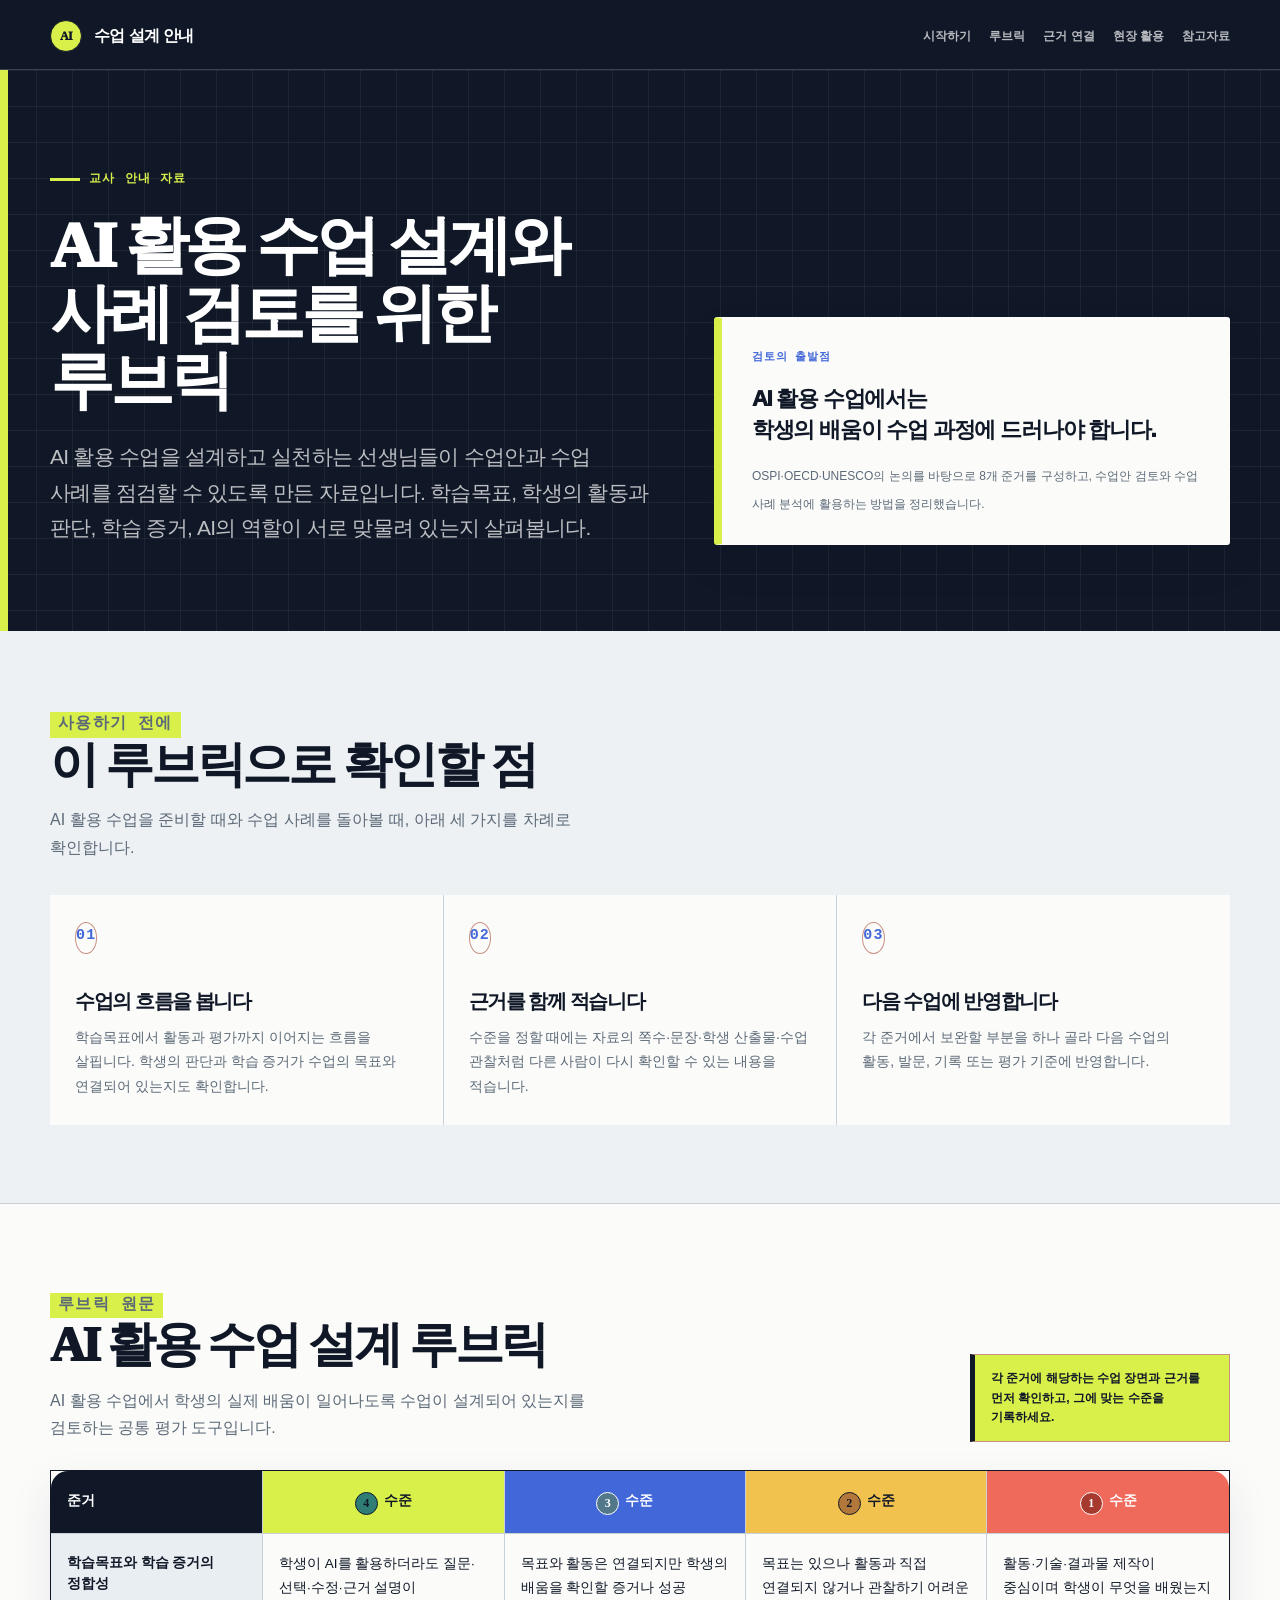
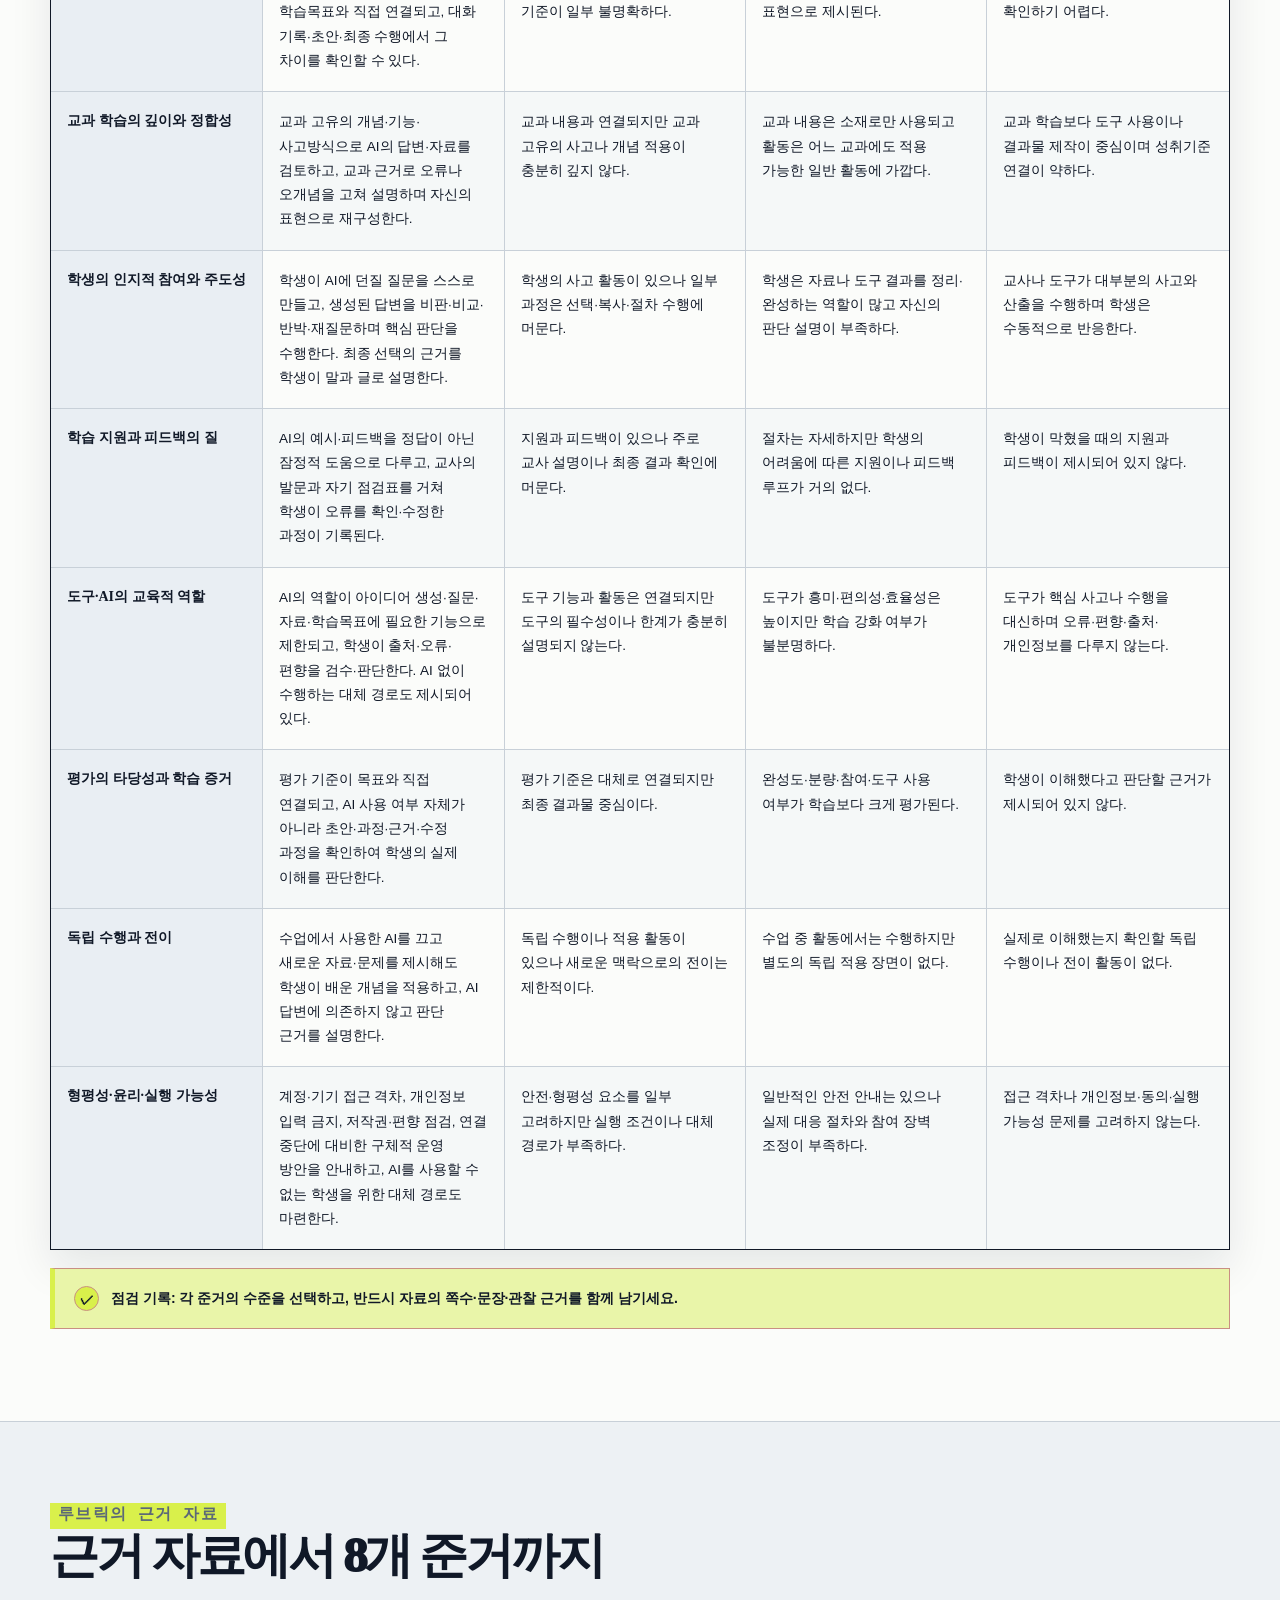
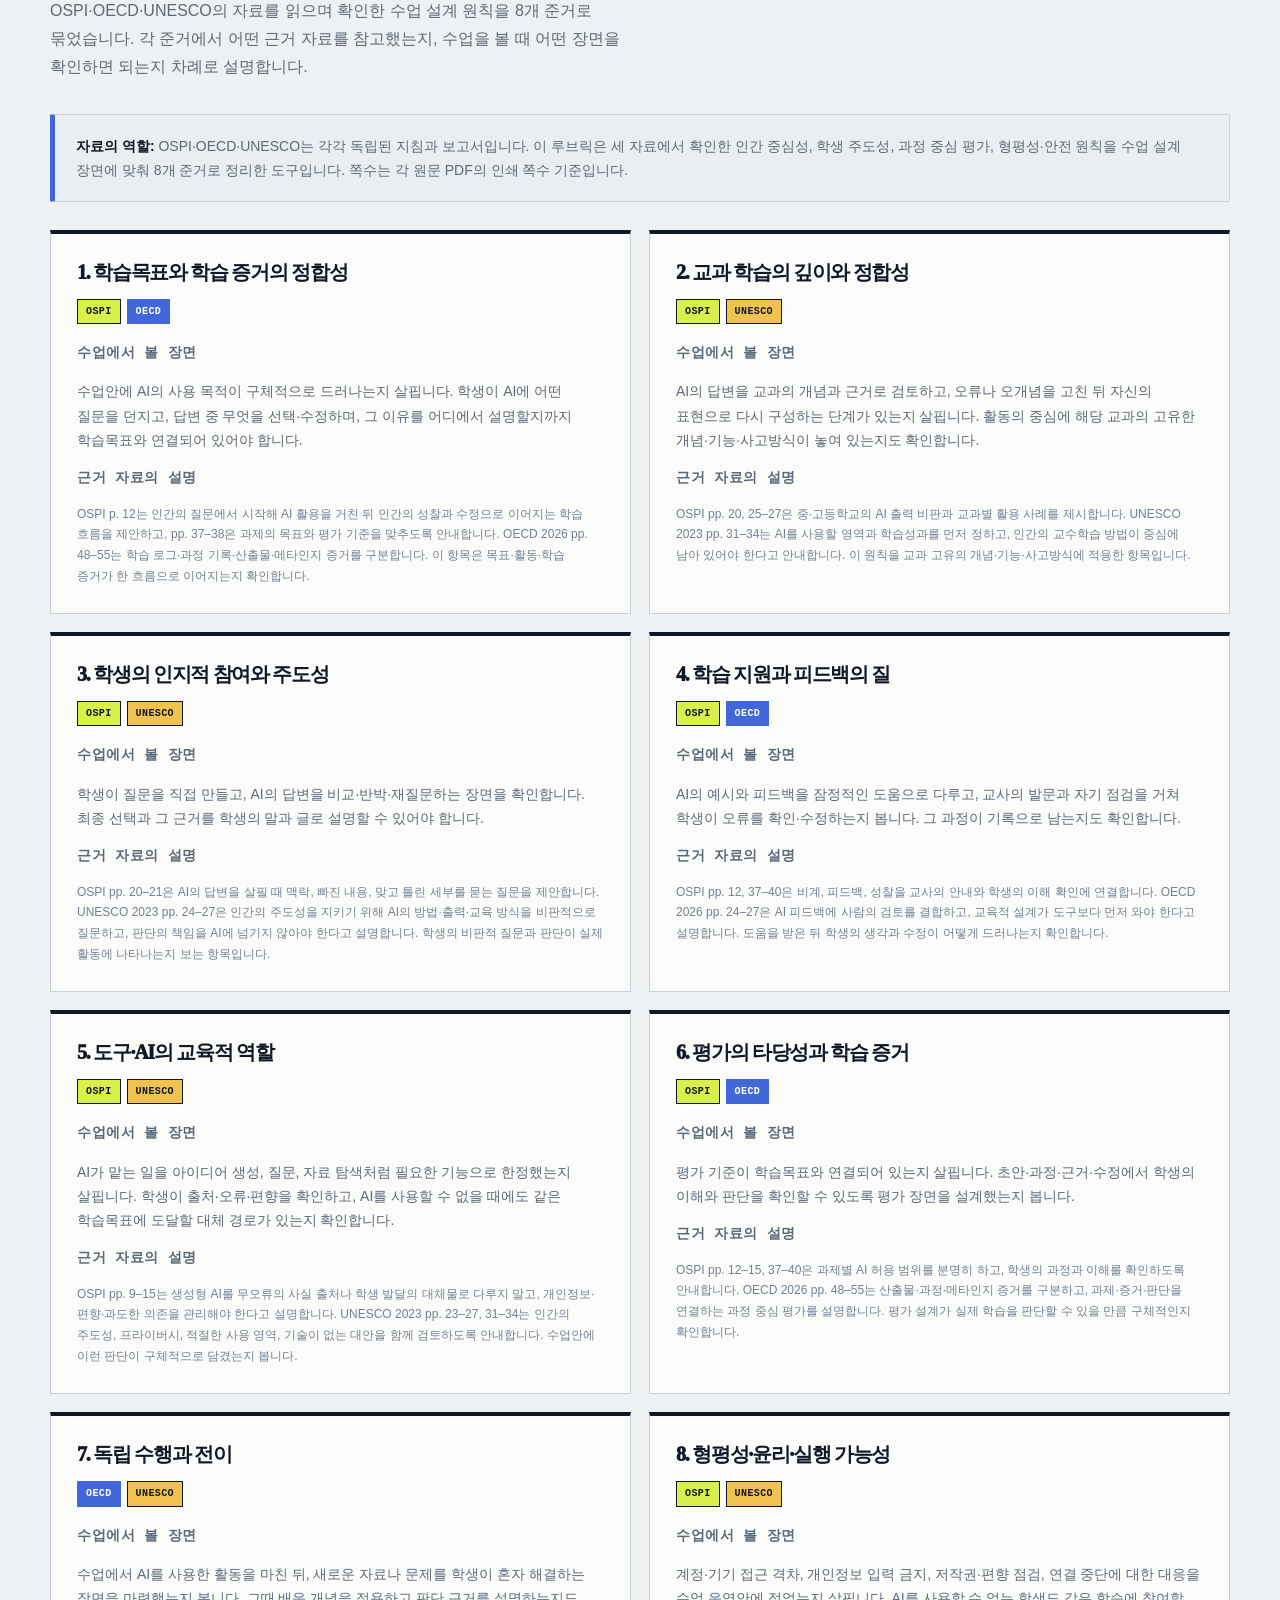
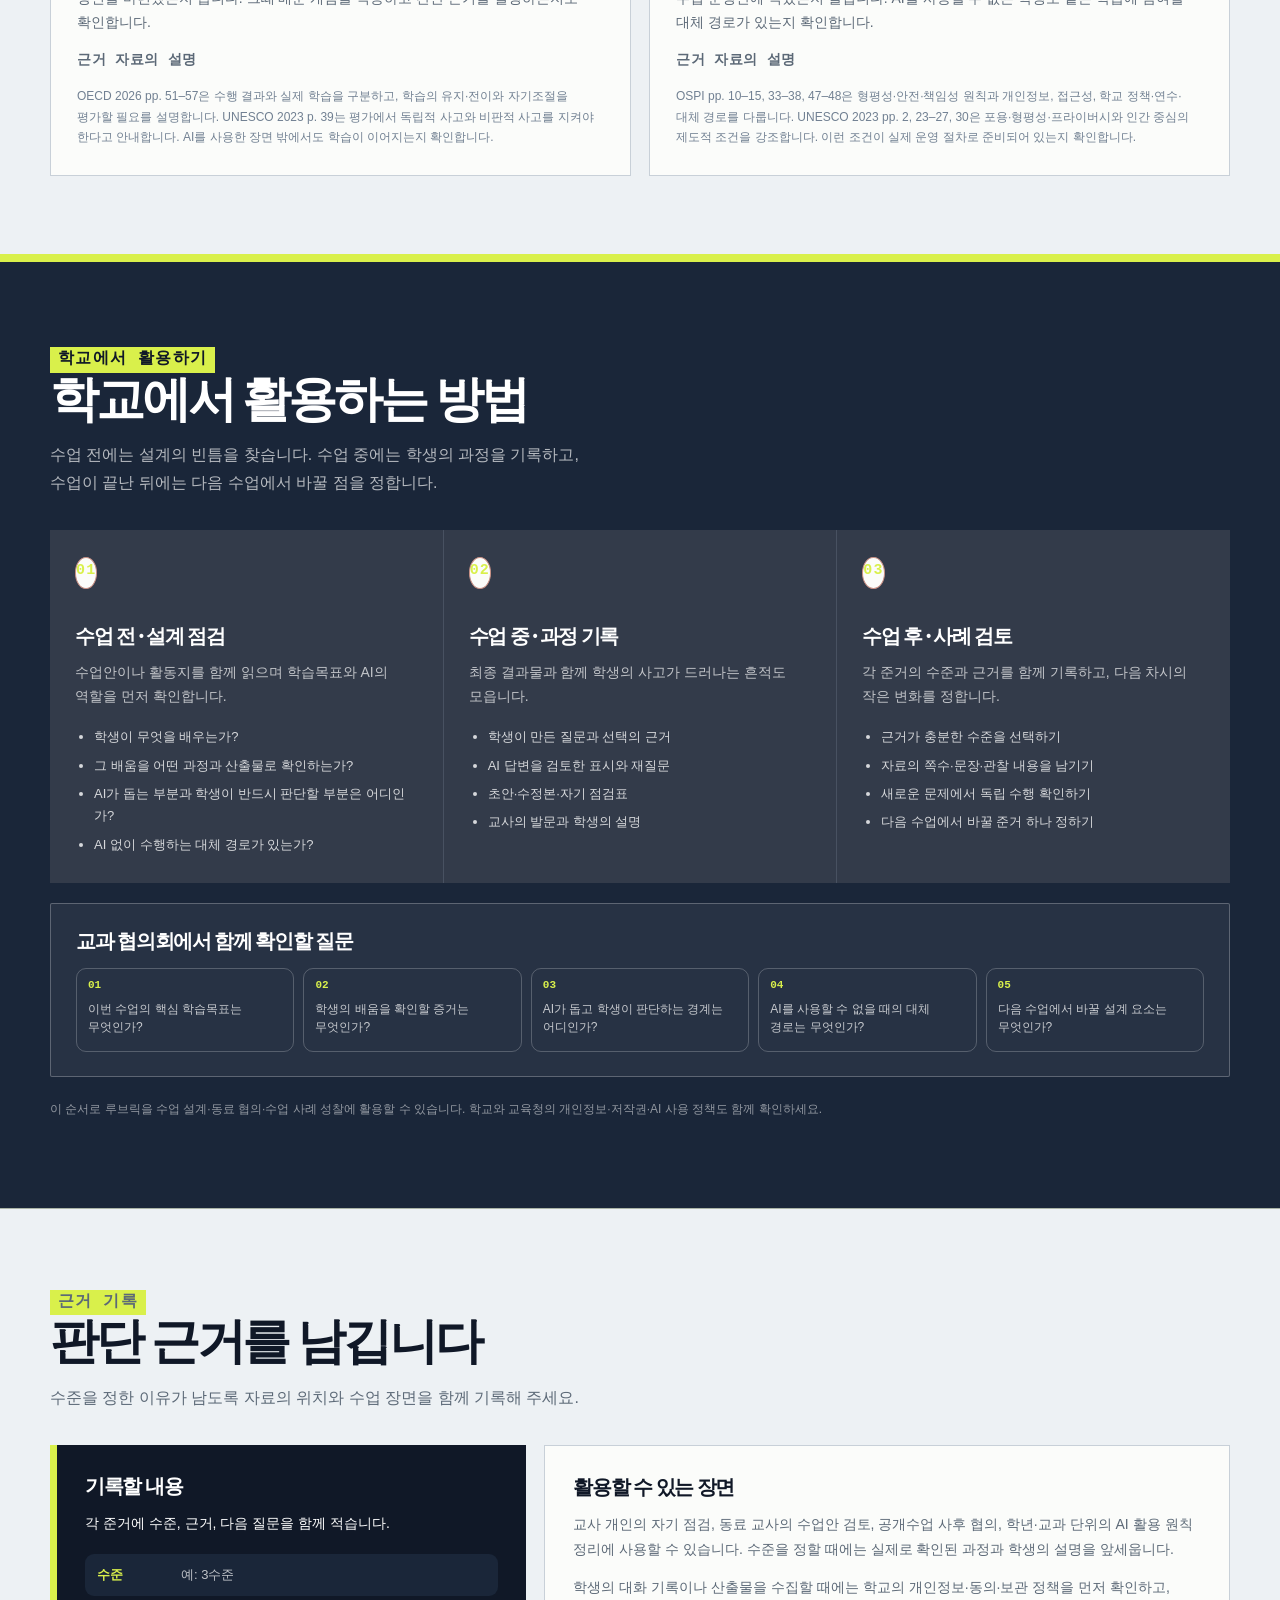
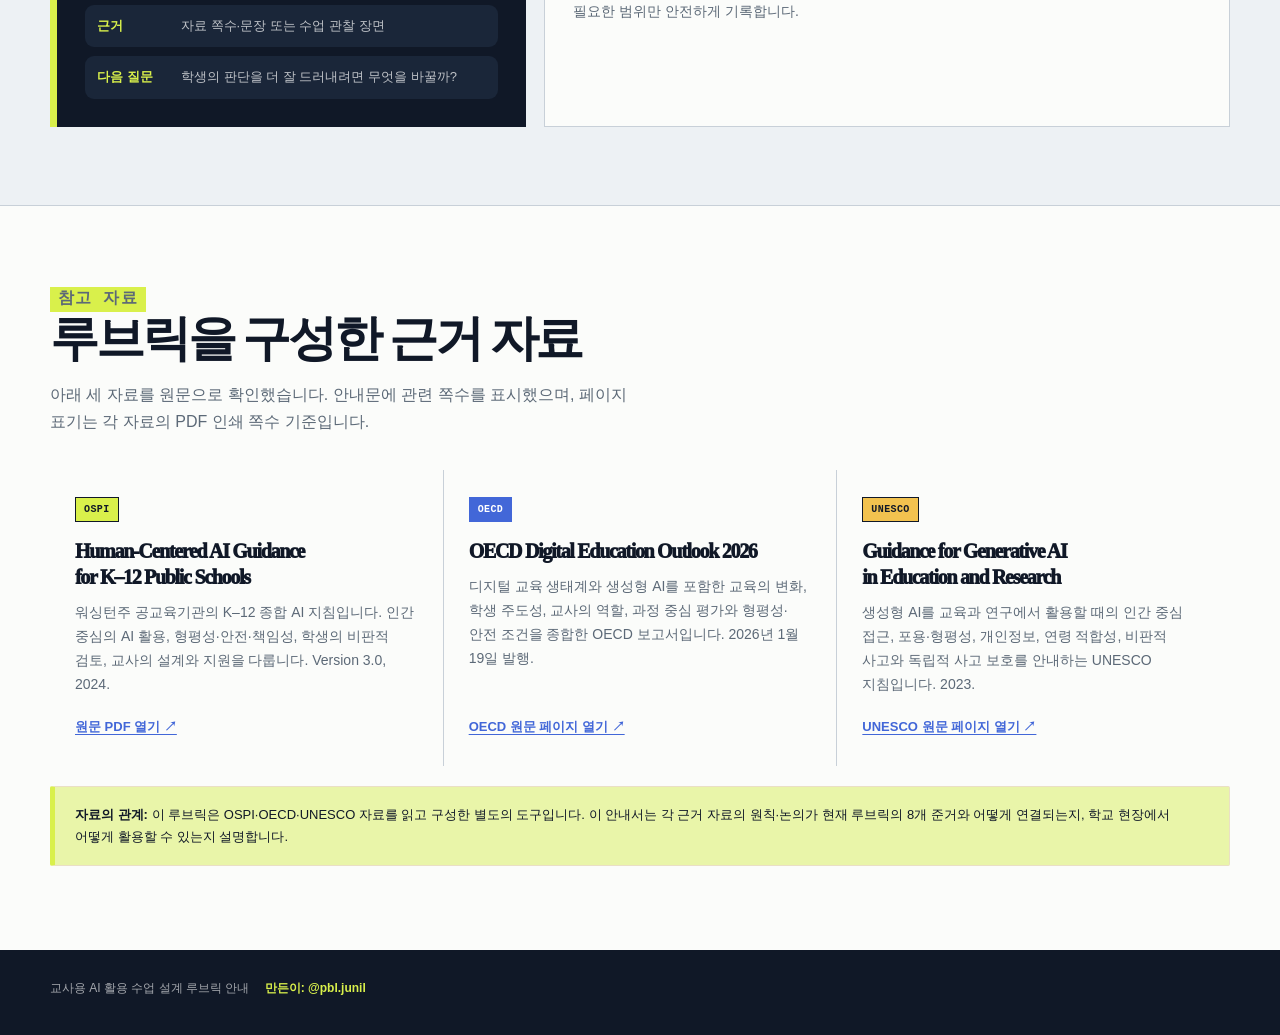
<file: materials/rubric.html>
<!doctype html>
<html lang="ko">
<head>
  <meta charset="utf-8">
  <meta name="viewport" content="width=device-width, initial-scale=1">
  <meta name="description" content="AI 활용 수업 설계와 사례 검토를 위한 루브릭을 교사에게 소개하고, OSPI·OECD·UNESCO 근거 자료와 학교 현장 활용 방법을 안내하는 문서">
  <title>AI 활용 수업 설계와 사례 검토를 위한 루브릭 | 교사용 안내</title>
  <link rel="icon" href="data:,">
  <style>
    :root {
      --paper: #eef1ee;
      --paper-deep: #e2e7e0;
      --paper-card: #f7f9f6;
      --ink: #1e2a44;
      --ink-soft: #47536a;
      --ink-faint: #7c879a;
      --line: #c7cec6;
      --line-strong: #aab3a6;
      --navy: #1e2a44;
      --teal: #2f7d75;
      --teal-soft: #e5efeb;
      --blue-soft: #e7edf1;
      --amber: #a7672a;
      --amber-soft: #f4eadb;
      --coral: #a63a2f;
      --coral-soft: #f1e0da;
      --seal: #a63a2f;
      --seal-soft: #f1e0da;
      --seal-line: #c98f83;
      --shadow: 0 12px 26px rgba(30, 42, 68, 0.05);
      --radius-lg: 2px;
      --radius-md: 2px;
      --radius-sm: 2px;
    }

    * { box-sizing: border-box; }
    html { scroll-behavior: smooth; }
    body {
      margin: 0;
      color: var(--ink);
      background:
        linear-gradient(180deg, rgba(255, 255, 255, 0.3), transparent 32rem),
        var(--paper);
      font-family: "Pretendard", "Noto Sans KR", "Apple SD Gothic Neo", Arial, sans-serif;
      font-size: 16px;
      line-height: 1.75;
      -webkit-font-smoothing: antialiased;
    }
    a { color: var(--teal); text-underline-offset: 3px; }
    a:hover { color: var(--seal); }
    .page { overflow: hidden; }
    .container { width: min(1160px, calc(100% - 40px)); margin: 0 auto; }

    .topbar {
      border-top: 3px double var(--ink);
      border-bottom: 1px solid var(--line-strong);
      background: rgba(238, 241, 238, 0.94);
      backdrop-filter: blur(8px);
      position: sticky;
      top: 0;
      z-index: 10;
    }
    .topbar-inner {
      min-height: 64px;
      display: flex;
      align-items: center;
      justify-content: space-between;
      gap: 20px;
    }
    .brand {
      display: inline-flex;
      align-items: center;
      gap: 10px;
      color: var(--ink);
      font-weight: 800;
      text-decoration: none;
      letter-spacing: -0.02em;
      white-space: nowrap;
    }
    .brand-mark {
      width: 32px;
      height: 32px;
      display: grid;
      place-items: center;
      color: #fff;
      border: 1px solid var(--ink);
      border-radius: 50%;
      background: var(--ink);
      font-family: "Noto Serif KR", "Batang", serif;
      font-size: 12px;
      box-shadow: none;
    }
    .nav {
      display: flex;
      align-items: center;
      gap: 18px;
      font-size: 13px;
      font-weight: 700;
    }
    .nav a {
      color: var(--muted);
      text-decoration: none;
    }
    .nav a:hover { color: var(--seal); }

    .hero { padding: 82px 0 68px; }
    .hero-grid {
      display: grid;
      grid-template-columns: minmax(0, 1.18fr) minmax(300px, 0.82fr);
      align-items: end;
      gap: 48px;
    }
    .eyebrow {
      display: inline-flex;
      align-items: center;
      gap: 8px;
      margin: 0 0 18px;
      color: var(--seal);
      font-size: 13px;
      font-weight: 800;
      letter-spacing: 0.13em;
      text-transform: uppercase;
    }
    .eyebrow::before {
      content: "";
      width: 34px;
      height: 1px;
      background: var(--seal);
    }
    h1, h2, h3, p { margin-top: 0; }
    h1, h2, h3 {
      font-family: "Noto Serif KR", "Batang", "Nanum Myeongjo", serif;
      text-wrap: balance;
      font-weight: 700;
    }
    h1 {
      max-width: 720px;
      margin-bottom: 22px;
      color: var(--ink);
      font-size: clamp(38px, 5vw, 68px);
      line-height: 1.12;
      letter-spacing: -0.035em;
      word-break: keep-all;
    }
    .hero-lead {
      max-width: 700px;
      margin-bottom: 26px;
      color: var(--ink-soft);
      font-size: clamp(18px, 2vw, 22px);
      line-height: 1.65;
      letter-spacing: -0.02em;
      word-break: keep-all;
    }
    .hero-note {
      position: relative;
      padding: 30px 30px 28px;
      border: 1px solid var(--seal-line);
      border-top: 3px solid var(--seal);
      border-radius: var(--radius-lg);
      background: var(--seal-soft);
      box-shadow: none;
    }
    .hero-note::before {
      content: "핵심 관점";
      display: block;
      margin-bottom: 16px;
      color: var(--seal);
      font-size: 12px;
      font-weight: 800;
      letter-spacing: 0.08em;
    }
    .hero-note p {
      margin-bottom: 14px;
      color: var(--ink);
      font-size: 22px;
      font-weight: 700;
      line-height: 1.48;
      letter-spacing: -0.025em;
      word-break: keep-all;
    }
    .hero-note small { color: var(--ink-soft); font-size: 13px; }

    .section { padding: 70px 0; }
    .section + .section { padding-top: 32px; }
    .section-heading { max-width: 770px; margin-bottom: 30px; }
    .section-kicker {
      margin-bottom: 8px;
      color: var(--seal);
      font-size: 12px;
      font-weight: 800;
      letter-spacing: 0.13em;
      text-transform: uppercase;
    }
    h2 {
      margin-bottom: 12px;
      color: var(--ink);
      font-size: clamp(28px, 3.2vw, 42px);
      line-height: 1.22;
      letter-spacing: -0.025em;
      word-break: keep-all;
    }
    .section-heading > p {
      margin-bottom: 0;
      color: var(--ink-faint);
      font-size: 16px;
      word-break: keep-all;
    }
    .intro-grid {
      display: grid;
      grid-template-columns: repeat(3, 1fr);
      gap: 16px;
    }
    .info-card, .practice-card, .source-card {
      padding: 25px;
      border: 1px solid var(--line);
      border-radius: var(--radius-md);
      border-top: 3px solid var(--ink);
      background: var(--paper-card);
      box-shadow: none;
    }
    .number {
      display: inline-grid;
      place-items: center;
      width: 32px;
      height: 32px;
      margin-bottom: 18px;
      border: 1px solid var(--seal-line);
      border-radius: 50%;
      color: var(--seal);
      background: var(--paper);
      font-family: "Noto Serif KR", "Batang", serif;
      font-size: 13px;
      font-weight: 900;
    }
    h3 {
      margin-bottom: 9px;
      color: var(--ink);
      font-size: 18px;
      line-height: 1.35;
      letter-spacing: -0.035em;
      word-break: keep-all;
    }
    .info-card p, .practice-card p, .source-card p {
      margin-bottom: 0;
      color: var(--ink-soft);
      font-size: 14px;
      word-break: keep-all;
    }

    .rubric-section {
      padding: 80px 0 88px;
      background: var(--paper-card);
      border-top: 3px double var(--ink);
      border-bottom: 1px solid var(--line-strong);
    }
    .rubric-header {
      display: flex;
      align-items: end;
      justify-content: space-between;
      gap: 24px;
      margin-bottom: 24px;
    }
    .rubric-header .section-heading { margin-bottom: 0; }
    .table-tip {
      flex: 0 0 auto;
      max-width: 260px;
      padding: 13px 16px;
      border: 1px solid var(--seal-line);
      border-left: 3px solid var(--seal);
      color: #70483f;
      background: var(--amber-soft);
      font-size: 13px;
      line-height: 1.55;
      word-break: keep-all;
    }
    .table-wrap {
      overflow-x: auto;
      border: 1px solid var(--line-strong);
      border-radius: var(--radius-md);
      background: var(--paper-card);
      box-shadow: none;
    }
    .rubric-table {
      width: 100%;
      min-width: 1080px;
      border-collapse: separate;
      border-spacing: 0;
      table-layout: fixed;
      font-size: 13px;
    }
    .rubric-table col.criterion { width: 18%; }
    .rubric-table col.level { width: 20.5%; }
    .rubric-table th, .rubric-table td {
      padding: 18px 16px;
      border-right: 1px solid var(--line);
      border-bottom: 1px solid var(--line);
      vertical-align: top;
      text-align: left;
      word-break: keep-all;
    }
    .rubric-table tr > *:last-child { border-right: 0; }
    .rubric-table tbody tr:last-child > * { border-bottom: 0; }
    .rubric-table thead th {
      position: static;
      color: #fff;
      background: var(--ink);
      font-family: "Noto Serif KR", "Batang", serif;
      font-size: 14px;
      font-weight: 800;
      text-align: center;
    }
    .rubric-table thead th:first-child {
      text-align: left;
      border-top-left-radius: 17px;
    }
    .rubric-table thead th:last-child { border-top-right-radius: 17px; }
    .rubric-table thead th.level-4 { background: var(--teal); }
    .rubric-table thead th.level-3 { background: #527889; }
    .rubric-table thead th.level-2 { background: #b2773a; }
    .rubric-table thead th.level-1 { background: var(--seal); }
    .rubric-table tbody th {
      color: var(--ink);
      background: #e6ece8;
      font-family: "Noto Serif KR", "Batang", serif;
      font-size: 14px;
      font-weight: 800;
      line-height: 1.5;
    }
    .rubric-table tbody td { color: var(--ink-soft); line-height: 1.8; }
    .rubric-table tbody tr:nth-child(even) td { background: #fbfcfa; }
    .level-marker {
      display: inline-grid;
      place-items: center;
      width: 23px;
      height: 23px;
      margin-right: 6px;
      border-radius: 50%;
      color: #fff;
      font-size: 12px;
      vertical-align: -2px;
    }
    .level-4 .level-marker { background: var(--teal); }
    .level-3 .level-marker { background: #527889; }
    .level-2 .level-marker { background: #b2773a; }
    .level-1 .level-marker { background: var(--seal); }
    .rubric-record {
      display: flex;
      align-items: flex-start;
      gap: 12px;
      margin-top: 18px;
      padding: 18px 20px;
      border: 1px solid var(--seal-line);
      border-left: 3px solid var(--seal);
      border-radius: var(--radius-md);
      color: var(--ink-soft);
      background: var(--seal-soft);
      font-size: 14px;
      word-break: keep-all;
    }
    .record-icon {
      flex: 0 0 auto;
      display: grid;
      place-items: center;
      width: 26px;
      height: 26px;
      border: 1px solid var(--seal-line);
      border-radius: 50%;
      color: var(--seal);
      background: var(--paper-card);
      font-weight: 900;
    }

    .evidence-note {
      margin: 12px 0 28px;
      padding: 20px 22px;
      border: 1px solid var(--line);
      border-left: 3px solid var(--line-strong);
      border-radius: var(--radius-md);
      background: var(--paper-deep);
      color: var(--ink-soft);
      font-size: 14px;
      word-break: keep-all;
    }
    .evidence-note strong { color: var(--ink); }
    .mapping-grid {
      display: grid;
      grid-template-columns: repeat(2, minmax(0, 1fr));
      gap: 16px;
    }
    .mapping-card {
      padding: 24px 25px 25px;
      border: 1px solid var(--line);
      border-top: 3px solid var(--ink);
      border-radius: var(--radius-md);
      background: var(--paper-card);
      box-shadow: none;
    }
    .mapping-card h3 { margin-bottom: 14px; }
    .source-tags {
      display: flex;
      flex-wrap: wrap;
      gap: 6px;
      margin-bottom: 15px;
    }
    .source-tag {
      display: inline-flex;
      padding: 3px 8px;
      border: 1px solid var(--line-strong);
      border-radius: var(--radius-sm);
      color: var(--teal);
      background: var(--teal-soft);
      font-size: 11px;
      font-weight: 800;
    }
    .source-tag.oecd { color: #3e6575; background: var(--blue-soft); }
    .source-tag.unesco { color: #875c2c; background: var(--amber-soft); }
    .mapping-label {
      margin: 0 0 4px;
      color: var(--ink);
      font-size: 12px;
      font-weight: 800;
      letter-spacing: -0.01em;
    }
    .mapping-card p {
      margin-bottom: 13px;
      color: var(--ink-soft);
      font-size: 14px;
      word-break: keep-all;
    }
    .mapping-card p:last-child { margin-bottom: 0; }
    .page-ref {
      color: var(--ink-faint);
      font-size: 12px !important;
    }

    .practice-band {
      padding: 78px 0 86px;
      background: var(--paper-deep);
      color: var(--ink-soft);
      border-top: 1px solid var(--line-strong);
      border-bottom: 1px solid var(--line-strong);
    }
    .practice-band h2 { color: var(--ink); }
    .practice-band .section-heading > p { color: var(--ink-faint); }
    .practice-grid {
      display: grid;
      grid-template-columns: repeat(3, 1fr);
      gap: 16px;
    }
    .practice-card {
      border-color: var(--line);
      border-top-color: var(--seal);
      background: var(--paper-card);
      box-shadow: none;
    }
    .practice-card .number {
      border-color: var(--seal-line);
      color: var(--seal);
      background: var(--paper);
    }
    .practice-card h3 { color: var(--ink); }
    .practice-card p { color: var(--ink-soft); }
    .practice-card ul {
      margin: 16px 0 0;
      padding-left: 19px;
      color: var(--ink-soft);
      font-size: 13px;
    }
    .practice-card li + li { margin-top: 6px; }
    .meeting-box {
      margin-top: 18px;
      padding: 24px 26px;
      border: 1px solid var(--line-strong);
      border-radius: var(--radius-md);
      background: var(--paper-card);
    }
    .meeting-box h3 { margin-bottom: 13px; color: var(--ink); }
    .meeting-list {
      display: grid;
      grid-template-columns: repeat(5, 1fr);
      gap: 9px;
      margin: 0;
      padding: 0;
      list-style: none;
      counter-reset: meeting;
    }
    .meeting-list li {
      position: relative;
      min-height: 80px;
      padding: 31px 11px 10px;
      border: 1px solid var(--line);
      border-radius: 10px;
      color: var(--ink-soft);
      font-size: 12px;
      line-height: 1.45;
      word-break: keep-all;
    }
    .meeting-list li::before {
      counter-increment: meeting;
      content: counter(meeting, decimal-leading-zero);
      position: absolute;
      top: 8px;
      left: 11px;
      color: var(--seal);
      font-size: 11px;
      font-weight: 900;
    }
    .practice-footnote {
      margin: 22px 0 0;
      color: var(--ink-faint);
      font-size: 12px;
      word-break: keep-all;
    }

    .record-section { padding-bottom: 72px; }
    .record-layout {
      display: grid;
      grid-template-columns: 0.82fr 1.18fr;
      gap: 18px;
      align-items: stretch;
    }
    .record-panel {
      padding: 28px;
      border: 1px solid var(--line);
      border-radius: var(--radius-md);
      background: var(--paper-card);
      box-shadow: none;
    }
    .record-panel.accent {
      border-color: var(--seal-line);
      border-top: 3px solid var(--seal);
      background: var(--seal-soft);
    }
    .record-panel h3 { margin-bottom: 12px; }
    .record-panel p {
      margin-bottom: 0;
      color: var(--ink-soft);
      font-size: 14px;
      word-break: keep-all;
    }
    .record-fields {
      display: grid;
      gap: 10px;
      margin-top: 18px;
    }
    .record-field {
      display: grid;
      grid-template-columns: 74px 1fr;
      gap: 10px;
      padding: 10px 12px;
      border-radius: 9px;
      background: var(--paper-deep);
      font-size: 13px;
    }
    .record-field strong { color: var(--seal); }
    .record-field span { color: var(--ink-soft); }

    .sources-section {
      padding: 70px 0 76px;
      border-top: 1px solid var(--line);
      background: var(--paper-card);
    }
    .source-grid {
      display: grid;
      grid-template-columns: repeat(3, 1fr);
      gap: 16px;
    }
    .source-card {
      display: flex;
      flex-direction: column;
      min-height: 238px;
    }
    .source-card .source-tag { align-self: flex-start; margin-bottom: 15px; }
    .source-card h3 { margin-bottom: 9px; }
    .source-card p { flex: 1; }
    .source-card .source-link {
      display: inline-flex;
      align-items: center;
      gap: 5px;
      margin-top: 20px;
      font-size: 13px;
      font-weight: 800;
    }
    .disclaimer {
      margin-top: 20px;
      padding: 17px 20px;
      border: 1px solid #eadfc5;
      border-radius: var(--radius-md);
      color: #70483f;
      background: var(--amber-soft);
      font-size: 13px;
      word-break: keep-all;
    }
    .footer {
      padding: 28px 0 42px;
      color: var(--ink-faint);
      background: var(--paper-deep);
      font-size: 12px;
    }
    .footer p { margin-bottom: 0; }

    @media (max-width: 880px) {
      .hero-grid, .record-layout { grid-template-columns: 1fr; }
      .hero { padding-top: 56px; }
      .hero-note { max-width: 620px; }
      .intro-grid, .practice-grid, .source-grid { grid-template-columns: 1fr; }
      .mapping-grid { grid-template-columns: 1fr; }
      .meeting-list { grid-template-columns: repeat(2, 1fr); }
      .rubric-header { align-items: flex-start; flex-direction: column; }
      .table-tip { max-width: none; }
    }
    @media (max-width: 620px) {
      .container { width: min(100% - 28px, 1160px); }
      .topbar-inner { min-height: 58px; }
      .nav { gap: 10px; font-size: 11px; }
      .nav a:nth-child(n+2) { display: none; }
      .brand { font-size: 13px; }
      .hero { padding: 46px 0 42px; }
      .hero-grid > * { min-width: 0; }
      h1 { max-width: 100%; font-size: 34px; overflow-wrap: anywhere; }
      .hero-lead { max-width: 100%; font-size: 17px; overflow-wrap: anywhere; }
      .hero-note { padding: 24px; }
      .hero-note { width: 100%; }
      .hero-note p, .hero-note small { overflow-wrap: anywhere; }
      .hero-note p { font-size: 19px; }
      .section, .rubric-section, .practice-band, .sources-section { padding-top: 48px; padding-bottom: 54px; }
      .info-card, .mapping-card, .practice-card, .record-panel, .source-card { padding: 21px; }
      .meeting-list { grid-template-columns: 1fr; }
      .rubric-table { min-width: 900px; }
      .rubric-table th, .rubric-table td { padding: 15px 12px; }
    }
    @media print {
      .topbar { position: static; }
      .nav { display: none; }
      body { background: #fff; }
      .hero, .section, .rubric-section, .practice-band, .sources-section { padding: 25px 0; }
      .hero-grid, .intro-grid, .mapping-grid, .practice-grid, .source-grid, .record-layout { gap: 10px; }
      .hero-note, .info-card, .mapping-card, .practice-card, .record-panel, .source-card, .table-wrap { box-shadow: none; }
      .rubric-table thead th { position: static; }
      .practice-band { color: #172b3a; background: #fff; }
      .practice-band h2, .practice-card h3 { color: var(--navy); }
      .practice-band .section-heading > p, .practice-card p, .practice-card ul { color: #425767; }
      .practice-card { border-color: var(--line); background: #fff; }
    }
  </style>
  <style id="effective-html-direction">
    :root {
      --canvas: #edf1f4;
      --paper: #fbfcfa;
      --ink: #101827;
      --muted: #5c6977;
      --line: #c8d0d8;
      --blue: #4267d8;
      --marker: #d9f04b;
      --coral: #f06a5b;
      --night-soft: #1a2639;
      --shadow: 0 18px 40px rgba(16, 24, 39, 0.09);
      --square: 3px;
    }

    * { box-sizing: border-box; }
    html { scroll-behavior: smooth; }
    body {
      margin: 0;
      color: var(--ink);
      background: var(--canvas);
      font-family: "SUIT", "Pretendard", "Noto Sans KR", "Apple SD Gothic Neo", Arial, sans-serif;
      font-size: 16px;
      line-height: 1.72;
      -webkit-font-smoothing: antialiased;
      font-variant-numeric: tabular-nums;
    }
    a { color: var(--blue); text-underline-offset: 3px; }
    a:hover { color: var(--coral); }
    a:focus-visible, button:focus-visible { outline: 3px solid var(--marker); outline-offset: 3px; }
    .page { overflow: hidden; }
    .container { width: min(1180px, calc(100% - 44px)); margin: 0 auto; }

    .topbar {
      position: sticky;
      top: 0;
      z-index: 10;
      color: #fff;
      background: var(--ink);
      border-bottom: 1px solid rgba(255, 255, 255, 0.18);
    }
    .topbar-inner {
      min-height: 66px;
      display: flex;
      align-items: center;
      justify-content: space-between;
      gap: 24px;
    }
    .brand {
      display: inline-flex;
      align-items: center;
      gap: 12px;
      color: #fff;
      font-weight: 900;
      text-decoration: none;
      letter-spacing: -0.04em;
      white-space: nowrap;
    }
    .brand-mark {
      display: grid;
      place-items: center;
      width: 32px;
      height: 32px;
      color: var(--ink);
      background: var(--marker);
      border-radius: 50%;
      font-size: 12px;
      font-weight: 1000;
    }
    .nav {
      display: flex;
      align-items: center;
      gap: 18px;
      font-size: 12px;
      font-weight: 800;
    }
    .nav a { color: rgba(255, 255, 255, 0.7); text-decoration: none; }
    .nav a:hover { color: var(--marker); }

    h1, h2, h3, p { margin-top: 0; }
    h1, h2, h3 {
      color: var(--ink);
      font-weight: 950;
      letter-spacing: -0.065em;
      text-wrap: balance;
    }
    h1 { font-size: clamp(42px, 5vw, 66px); line-height: 1.06; }
    h2 { font-size: clamp(30px, 3.8vw, 50px); line-height: 1.12; }
    h3 { font-size: 20px; line-height: 1.3; }

    .hero {
      position: relative;
      padding: 92px 0 86px;
      color: #fff;
      background-color: var(--ink);
      background-image:
        linear-gradient(rgba(255, 255, 255, 0.055) 1px, transparent 1px),
        linear-gradient(90deg, rgba(255, 255, 255, 0.055) 1px, transparent 1px);
      background-size: 36px 36px;
    }
    .hero::before {
      content: "";
      position: absolute;
      left: 0;
      top: 0;
      bottom: 0;
      width: 8px;
      background: var(--marker);
    }
    .hero-grid {
      display: grid;
      grid-template-columns: minmax(0, 1.08fr) minmax(320px, 0.92fr);
      align-items: end;
      gap: 58px;
    }
    .eyebrow {
      display: inline-flex;
      align-items: center;
      gap: 9px;
      margin: 0 0 22px;
      color: var(--marker);
      font-family: ui-monospace, SFMono-Regular, Consolas, monospace;
      font-size: 12px;
      font-weight: 800;
      letter-spacing: 0.12em;
      text-transform: uppercase;
    }
    .eyebrow::before {
      content: "";
      width: 30px;
      height: 3px;
      background: var(--marker);
    }
    .hero h1 { max-width: 820px; margin-bottom: 24px; color: #fff; }
    .hero-lead {
      max-width: 650px;
      margin-bottom: 0;
      color: rgba(255, 255, 255, 0.72);
      font-size: clamp(17px, 2vw, 21px);
      line-height: 1.68;
      letter-spacing: -0.035em;
      word-break: keep-all;
    }
    .hero-note {
      position: relative;
      padding: 30px 30px 28px;
      color: var(--ink);
      background: var(--paper);
      border: 1px solid rgba(255, 255, 255, 0.2);
      border-left: 8px solid var(--marker);
      border-radius: var(--square);
      box-shadow: var(--shadow);
    }
    .hero-note::before {
      content: "검토의 출발점";
      display: block;
      margin-bottom: 18px;
      color: var(--blue);
      font-family: ui-monospace, SFMono-Regular, Consolas, monospace;
      font-size: 11px;
      font-weight: 900;
      letter-spacing: 0.08em;
      text-transform: uppercase;
    }
    .hero-note p {
      margin-bottom: 15px;
      color: var(--ink);
      font-size: 22px;
      font-weight: 950;
      line-height: 1.4;
      letter-spacing: -0.055em;
      word-break: keep-all;
    }
    .hero-note small { color: var(--muted); font-size: 12px; line-height: 1.65; }

    .section { padding: 78px 0; background: var(--canvas); }
    .section + .section { padding-top: 32px; }
    .section-heading { max-width: 760px; margin-bottom: 34px; }
    .section-kicker {
      display: inline-block;
      margin-bottom: 13px;
      padding: 2px 8px 3px;
      color: var(--ink);
      background: var(--marker);
      font-family: ui-monospace, SFMono-Regular, Consolas, monospace;
      font-size: 11px;
      font-weight: 900;
      letter-spacing: 0.08em;
      line-height: 1.3;
      text-transform: uppercase;
    }
    .section-heading h2 { margin-bottom: 14px; }
    .section-heading > p { max-width: 65ch; margin-bottom: 0; color: var(--muted); font-size: 16px; word-break: keep-all; }

    .intro-grid, .practice-grid, .source-grid { display: grid; grid-template-columns: repeat(3, 1fr); gap: 1px; background: var(--line); }
    .info-card, .practice-card, .source-card {
      padding: 27px 25px;
      border: 0;
      border-radius: 0;
      background: var(--paper);
      box-shadow: none;
    }
    .info-card { min-height: 214px; }
    .number {
      display: block;
      width: fit-content;
      margin-bottom: 34px;
      color: var(--blue);
      font-family: ui-monospace, SFMono-Regular, Consolas, monospace;
      font-size: 15px;
      font-weight: 900;
      letter-spacing: 0.08em;
    }
    .info-card h3, .practice-card h3, .source-card h3 { margin-bottom: 11px; }
    .info-card p, .practice-card p, .source-card p { margin-bottom: 0; color: var(--muted); font-size: 14px; word-break: keep-all; }

    .rubric-section {
      padding: 86px 0 92px;
      background: var(--paper);
      border-top: 1px solid var(--line);
      border-bottom: 1px solid var(--line);
    }
    .rubric-header {
      display: flex;
      align-items: end;
      justify-content: space-between;
      gap: 28px;
      margin-bottom: 28px;
    }
    .rubric-header .section-heading { margin-bottom: 0; }
    .table-tip {
      flex: 0 0 270px;
      padding: 14px 16px;
      color: var(--ink);
      background: var(--marker);
      border-left: 5px solid var(--ink);
      font-size: 12px;
      font-weight: 750;
      line-height: 1.6;
      word-break: keep-all;
    }
    .table-wrap {
      overflow-x: auto;
      border: 1px solid var(--ink);
      border-radius: 0;
      background: var(--paper);
      box-shadow: var(--shadow);
    }
    .rubric-table {
      width: 100%;
      min-width: 1080px;
      border-collapse: separate;
      border-spacing: 0;
      table-layout: fixed;
      font-size: 13.5px;
    }
    .rubric-table col.criterion { width: 18%; }
    .rubric-table col.level { width: 20.5%; }
    .rubric-table th, .rubric-table td {
      padding: 18px 16px;
      border-right: 1px solid var(--line);
      border-bottom: 1px solid var(--line);
      vertical-align: top;
      text-align: left;
      word-break: keep-all;
    }
    .rubric-table tr > *:last-child { border-right: 0; }
    .rubric-table tbody tr:last-child > * { border-bottom: 0; }
    .rubric-table thead th {
      position: static;
      color: #fff;
      background: var(--ink);
      font-size: 14px;
      font-weight: 900;
      text-align: center;
    }
    .rubric-table thead th:first-child { text-align: left; }
    .rubric-table thead th.level-4 { color: var(--ink); background: var(--marker); }
    .rubric-table thead th.level-3 { background: var(--blue); }
    .rubric-table thead th.level-2 { color: var(--ink); background: #f2c24f; }
    .rubric-table thead th.level-1 { background: var(--coral); }
    .rubric-table tbody th {
      color: var(--ink);
      background: #e9eef3;
      font-size: 14px;
      font-weight: 900;
      line-height: 1.55;
    }
    .rubric-table tbody td { color: var(--ink); line-height: 1.8; }
    .rubric-table tbody tr:nth-child(even) td { background: #f5f8f8; }
    .level-marker {
      display: inline-grid;
      place-items: center;
      width: 23px;
      height: 23px;
      margin-right: 6px;
      border: 1px solid currentColor;
      border-radius: 50%;
      color: inherit;
      font-size: 12px;
      vertical-align: -2px;
    }
    .rubric-record {
      display: flex;
      align-items: flex-start;
      gap: 12px;
      margin-top: 18px;
      padding: 17px 19px;
      color: var(--ink);
      background: #e9f5a9;
      border-left: 5px solid var(--marker);
      border-radius: 0;
      font-size: 14px;
      font-weight: 750;
      word-break: keep-all;
    }
    .record-icon {
      display: grid;
      place-items: center;
      flex: 0 0 auto;
      width: 25px;
      height: 25px;
      color: var(--ink);
      background: var(--marker);
      border-radius: 50%;
      font-weight: 950;
    }

    .evidence-note {
      margin: 12px 0 28px;
      padding: 19px 21px;
      color: var(--muted);
      background: #e9eef3;
      border-left: 5px solid var(--blue);
      font-size: 14px;
      word-break: keep-all;
    }
    .evidence-note strong { color: var(--ink); }
    .mapping-grid { display: grid; grid-template-columns: repeat(2, minmax(0, 1fr)); gap: 18px; }
    .mapping-card {
      padding: 25px 26px 27px;
      border: 1px solid var(--line);
      border-top: 4px solid var(--ink);
      border-radius: 0;
      background: var(--paper);
      box-shadow: none;
    }
    .mapping-card h3 { margin-bottom: 14px; }
    .source-tags { display: flex; flex-wrap: wrap; gap: 6px; margin-bottom: 17px; }
    .source-tag {
      display: inline-flex;
      padding: 3px 8px;
      color: var(--ink);
      background: var(--marker);
      border: 1px solid var(--ink);
      border-radius: 0;
      font-family: ui-monospace, SFMono-Regular, Consolas, monospace;
      font-size: 10px;
      font-weight: 900;
      letter-spacing: 0.04em;
    }
    .source-tag.oecd { color: #fff; background: var(--blue); border-color: var(--blue); }
    .source-tag.unesco { color: var(--ink); background: #f2c24f; border-color: var(--ink); }
    .mapping-label {
      margin: 0 0 5px;
      color: var(--blue);
      font-family: ui-monospace, SFMono-Regular, Consolas, monospace;
      font-size: 11px;
      font-weight: 900;
      letter-spacing: 0.04em;
    }
    .mapping-card p { margin-bottom: 14px; color: var(--muted); font-size: 14px; word-break: keep-all; }
    .mapping-card p:last-child { margin-bottom: 0; }
    .page-ref { color: #718092 !important; font-size: 12px !important; }

    .practice-band {
      padding: 82px 0 88px;
      color: #fff;
      background: var(--night-soft);
      border-top: 8px solid var(--marker);
    }
    .practice-band h2 { color: #fff; }
    .practice-band .section-heading > p.section-kicker { color: var(--ink); }
    .practice-band .section-heading > p { color: rgba(255, 255, 255, 0.68); }
    .practice-grid { background: rgba(255, 255, 255, 0.2); }
    .practice-card { color: #fff; background: rgba(16, 24, 39, 0.38); }
    .practice-card h3 { color: #fff; }
    .practice-card p { color: rgba(255, 255, 255, 0.7); }
    .practice-card .number { color: var(--marker); }
    .practice-card ul { margin: 18px 0 0; padding-left: 19px; color: rgba(255, 255, 255, 0.8); font-size: 13px; }
    .practice-card li + li { margin-top: 6px; }
    .meeting-box { margin-top: 20px; padding: 24px 25px; border: 1px solid rgba(255, 255, 255, 0.25); background: rgba(255, 255, 255, 0.06); }
    .meeting-box h3 { margin-bottom: 14px; color: #fff; }
    .meeting-list { display: grid; grid-template-columns: repeat(5, 1fr); gap: 9px; margin: 0; padding: 0; list-style: none; counter-reset: meeting; }
    .meeting-list li { position: relative; min-height: 84px; padding: 31px 11px 10px; border: 1px solid rgba(255, 255, 255, 0.22); color: rgba(255, 255, 255, 0.74); font-size: 12px; line-height: 1.5; word-break: keep-all; }
    .meeting-list li::before { counter-increment: meeting; content: counter(meeting, decimal-leading-zero); position: absolute; top: 8px; left: 11px; color: var(--marker); font-family: ui-monospace, SFMono-Regular, Consolas, monospace; font-size: 11px; font-weight: 900; }
    .practice-footnote { margin: 22px 0 0; color: rgba(255, 255, 255, 0.52); font-size: 12px; word-break: keep-all; }

    .record-section { background: var(--canvas); }
    .record-layout { display: grid; grid-template-columns: 0.82fr 1.18fr; gap: 18px; align-items: stretch; }
    .record-panel { padding: 28px; border: 1px solid var(--line); border-radius: 0; background: var(--paper); box-shadow: none; }
    .record-panel.accent { border: 0; border-left: 7px solid var(--marker); background: var(--ink); }
    .record-panel.accent h3, .record-panel.accent p { color: #fff; }
    .record-panel h3 { margin-bottom: 12px; }
    .record-panel p { margin-bottom: 0; color: var(--muted); font-size: 14px; word-break: keep-all; }
    .record-fields { display: grid; gap: 9px; margin-top: 18px; }
    .record-field { display: grid; grid-template-columns: 74px 1fr; gap: 10px; padding: 10px 12px; background: var(--night-soft); font-size: 13px; }
    .record-field strong { color: var(--marker); }
    .record-field span { color: rgba(255, 255, 255, 0.72); }

    .sources-section { padding: 78px 0 84px; background: var(--paper); border-top: 1px solid var(--line); }
    .source-card { display: flex; flex-direction: column; min-height: 238px; }
    .source-card .source-tag { align-self: flex-start; margin-bottom: 16px; }
    .source-card h3 { margin-bottom: 10px; }
    .source-card p { flex: 1; }
    .source-card .source-link { display: inline-flex; align-items: center; gap: 5px; margin-top: 20px; font-size: 13px; font-weight: 900; }
    .disclaimer { margin-top: 20px; padding: 17px 20px; color: var(--ink); background: #e9f5a9; border-left: 5px solid var(--marker); font-size: 13px; word-break: keep-all; }
    .footer { padding: 28px 0 42px; color: rgba(255, 255, 255, 0.62); background: var(--ink); font-size: 12px; }
    .footer p { margin-bottom: 0; }
    .footer-credit { margin-left: 12px; color: var(--marker); font-weight: 800; }

    @media (max-width: 900px) {
      .hero-grid, .record-layout { grid-template-columns: 1fr; }
      .hero { padding-top: 68px; }
      .hero-note { max-width: 620px; }
      .intro-grid, .practice-grid, .source-grid { grid-template-columns: 1fr; }
      .mapping-grid { grid-template-columns: 1fr; }
      .meeting-list { grid-template-columns: repeat(2, 1fr); }
      .rubric-header { align-items: flex-start; flex-direction: column; }
      .table-tip { flex-basis: auto; max-width: none; }
    }
    @media (max-width: 640px) {
      .container { width: min(100% - 28px, 1180px); }
      .topbar-inner { min-height: 58px; }
      .nav { gap: 10px; font-size: 10px; }
      .nav a:nth-child(n+2) { display: none; }
      .brand { font-size: 13px; }
      .hero { padding: 58px 0 62px; }
      .hero::before { width: 5px; }
      .hero-grid > * { min-width: 0; }
      h1 { font-size: 42px; overflow-wrap: anywhere; }
      .hero-lead { font-size: 17px; }
      .hero-note { padding: 24px; }
      .hero-note p { font-size: 19px; }
      .section, .rubric-section, .practice-band, .sources-section { padding-top: 58px; padding-bottom: 64px; }
      .info-card, .mapping-card, .practice-card, .record-panel, .source-card { padding: 22px; }
      .meeting-list { grid-template-columns: 1fr; }
      .rubric-table { min-width: 900px; }
      .rubric-table th, .rubric-table td { padding: 15px 12px; }
    }
    @media print {
      .topbar { position: static; }
      .nav { display: none; }
      body, .section, .rubric-section, .sources-section { background: #fff; }
      .hero, .practice-band { color: #000; background: #fff; border: 0; }
      .hero h1, .hero-lead, .practice-band h2, .practice-card h3, .practice-card p, .practice-card ul, .meeting-box h3, .meeting-list li, .practice-footnote { color: #000; }
      .hero-note, .info-card, .mapping-card, .practice-card, .record-panel, .source-card, .table-wrap { box-shadow: none; }
      .rubric-table thead th { position: static; -webkit-print-color-adjust: exact; print-color-adjust: exact; }
      .practice-grid { background: #fff; }
      .practice-card { border: 1px solid #999; }
    }
    @media (prefers-reduced-motion: reduce) {
      html { scroll-behavior: auto; }
    }
  </style>
</head>
<body>
  <div class="page">
    <header class="topbar">
      <div class="container topbar-inner">
        <a class="brand" href="#top" aria-label="문서 처음으로">
          <span class="brand-mark">AI</span>
          <span>수업 설계 안내</span>
        </a>
        <nav class="nav" aria-label="문서 내비게이션">
          <a href="#start">시작하기</a>
          <a href="#rubric">루브릭</a>
          <a href="#evidence">근거 연결</a>
          <a href="#field">현장 활용</a>
          <a href="#sources">참고자료</a>
        </nav>
      </div>
    </header>

    <main id="top">
      <section class="hero">
        <div class="container hero-grid">
          <div>
            <p class="eyebrow">교사 안내 자료</p>
            <h1>AI 활용 수업 설계와<br>사례 검토를 위한 루브릭</h1>
            <p class="hero-lead">AI 활용 수업을 설계하고 실천하는 선생님들이 수업안과 수업 사례를 점검할 수 있도록 만든 자료입니다. 학습목표, 학생의 활동과 판단, 학습 증거, AI의 역할이 서로 맞물려 있는지 살펴봅니다.</p>
          </div>
          <aside class="hero-note">
            <p>AI 활용 수업에서는<br>학생의 배움이 수업 과정에 드러나야 합니다.</p>
            <small>OSPI·OECD·UNESCO의 논의를 바탕으로 8개 준거를 구성하고, 수업안 검토와 수업 사례 분석에 활용하는 방법을 정리했습니다.</small>
          </aside>
        </div>
      </section>

      <section class="section" id="start">
        <div class="container">
          <div class="section-heading">
            <p class="section-kicker">사용하기 전에</p>
            <h2>이 루브릭으로 확인할 점</h2>
            <p>AI 활용 수업을 준비할 때와 수업 사례를 돌아볼 때, 아래 세 가지를 차례로 확인합니다.</p>
          </div>
          <div class="intro-grid">
            <article class="info-card">
              <span class="number">01</span>
              <h3>수업의 흐름을 봅니다</h3>
              <p>학습목표에서 활동과 평가까지 이어지는 흐름을 살핍니다. 학생의 판단과 학습 증거가 수업의 목표와 연결되어 있는지도 확인합니다.</p>
            </article>
            <article class="info-card">
              <span class="number">02</span>
              <h3>근거를 함께 적습니다</h3>
              <p>수준을 정할 때에는 자료의 쪽수·문장·학생 산출물·수업 관찰처럼 다른 사람이 다시 확인할 수 있는 내용을 적습니다.</p>
            </article>
            <article class="info-card">
              <span class="number">03</span>
              <h3>다음 수업에 반영합니다</h3>
              <p>각 준거에서 보완할 부분을 하나 골라 다음 수업의 활동, 발문, 기록 또는 평가 기준에 반영합니다.</p>
            </article>
          </div>
        </div>
      </section>

      <section class="rubric-section" id="rubric">
        <div class="container">
          <div class="rubric-header">
            <div class="section-heading">
              <p class="section-kicker">루브릭 원문</p>
              <h2>AI 활용 수업 설계 루브릭</h2>
              <p>AI 활용 수업에서 학생의 실제 배움이 일어나도록 수업이 설계되어 있는지를 검토하는 공통 평가 도구입니다.</p>
            </div>
            <div class="table-tip">각 준거에 해당하는 수업 장면과 근거를 먼저 확인하고, 그에 맞는 수준을 기록하세요.</div>
          </div>

          <div class="table-wrap">
            <table class="rubric-table">
              <colgroup>
                <col class="criterion">
                <col class="level">
                <col class="level">
                <col class="level">
                <col class="level">
              </colgroup>
              <thead>
                <tr>
                  <th scope="col">준거</th>
                  <th scope="col" class="level-4"><span class="level-marker">4</span>수준</th>
                  <th scope="col" class="level-3"><span class="level-marker">3</span>수준</th>
                  <th scope="col" class="level-2"><span class="level-marker">2</span>수준</th>
                  <th scope="col" class="level-1"><span class="level-marker">1</span>수준</th>
                </tr>
              </thead>
              <tbody>
                <tr>
                  <th scope="row">학습목표와 학습 증거의 정합성</th>
                  <td>학생이 AI를 활용하더라도 질문·선택·수정·근거 설명이 학습목표와 직접 연결되고, 대화 기록·초안·최종 수행에서 그 차이를 확인할 수 있다.</td>
                  <td>목표와 활동은 연결되지만 학생의 배움을 확인할 증거나 성공 기준이 일부 불명확하다.</td>
                  <td>목표는 있으나 활동과 직접 연결되지 않거나 관찰하기 어려운 표현으로 제시된다.</td>
                  <td>활동·기술·결과물 제작이 중심이며 학생이 무엇을 배웠는지 확인하기 어렵다.</td>
                </tr>
                <tr>
                  <th scope="row">교과 학습의 깊이와 정합성</th>
                  <td>교과 고유의 개념·기능·사고방식으로 AI의 답변·자료를 검토하고, 교과 근거로 오류나 오개념을 고쳐 설명하며 자신의 표현으로 재구성한다.</td>
                  <td>교과 내용과 연결되지만 교과 고유의 사고나 개념 적용이 충분히 깊지 않다.</td>
                  <td>교과 내용은 소재로만 사용되고 활동은 어느 교과에도 적용 가능한 일반 활동에 가깝다.</td>
                  <td>교과 학습보다 도구 사용이나 결과물 제작이 중심이며 성취기준 연결이 약하다.</td>
                </tr>
                <tr>
                  <th scope="row">학생의 인지적 참여와 주도성</th>
                  <td>학생이 AI에 던질 질문을 스스로 만들고, 생성된 답변을 비판·비교·반박·재질문하며 핵심 판단을 수행한다. 최종 선택의 근거를 학생이 말과 글로 설명한다.</td>
                  <td>학생의 사고 활동이 있으나 일부 과정은 선택·복사·절차 수행에 머문다.</td>
                  <td>학생은 자료나 도구 결과를 정리·완성하는 역할이 많고 자신의 판단 설명이 부족하다.</td>
                  <td>교사나 도구가 대부분의 사고와 산출을 수행하며 학생은 수동적으로 반응한다.</td>
                </tr>
                <tr>
                  <th scope="row">학습 지원과 피드백의 질</th>
                  <td>AI의 예시·피드백을 정답이 아닌 잠정적 도움으로 다루고, 교사의 발문과 자기 점검표를 거쳐 학생이 오류를 확인·수정한 과정이 기록된다.</td>
                  <td>지원과 피드백이 있으나 주로 교사 설명이나 최종 결과 확인에 머문다.</td>
                  <td>절차는 자세하지만 학생의 어려움에 따른 지원이나 피드백 루프가 거의 없다.</td>
                  <td>학생이 막혔을 때의 지원과 피드백이 제시되어 있지 않다.</td>
                </tr>
                <tr>
                  <th scope="row">도구·AI의 교육적 역할</th>
                  <td>AI의 역할이 아이디어 생성·질문·자료·학습목표에 필요한 기능으로 제한되고, 학생이 출처·오류·편향을 검수·판단한다. AI 없이 수행하는 대체 경로도 제시되어 있다.</td>
                  <td>도구 기능과 활동은 연결되지만 도구의 필수성이나 한계가 충분히 설명되지 않는다.</td>
                  <td>도구가 흥미·편의성·효율성은 높이지만 학습 강화 여부가 불분명하다.</td>
                  <td>도구가 핵심 사고나 수행을 대신하며 오류·편향·출처·개인정보를 다루지 않는다.</td>
                </tr>
                <tr>
                  <th scope="row">평가의 타당성과 학습 증거</th>
                  <td>평가 기준이 목표와 직접 연결되고, AI 사용 여부 자체가 아니라 초안·과정·근거·수정 과정을 확인하여 학생의 실제 이해를 판단한다.</td>
                  <td>평가 기준은 대체로 연결되지만 최종 결과물 중심이다.</td>
                  <td>완성도·분량·참여·도구 사용 여부가 학습보다 크게 평가된다.</td>
                  <td>학생이 이해했다고 판단할 근거가 제시되어 있지 않다.</td>
                </tr>
                <tr>
                  <th scope="row">독립 수행과 전이</th>
                  <td>수업에서 사용한 AI를 끄고 새로운 자료·문제를 제시해도 학생이 배운 개념을 적용하고, AI 답변에 의존하지 않고 판단 근거를 설명한다.</td>
                  <td>독립 수행이나 적용 활동이 있으나 새로운 맥락으로의 전이는 제한적이다.</td>
                  <td>수업 중 활동에서는 수행하지만 별도의 독립 적용 장면이 없다.</td>
                  <td>실제로 이해했는지 확인할 독립 수행이나 전이 활동이 없다.</td>
                </tr>
                <tr>
                  <th scope="row">형평성·윤리·실행 가능성</th>
                  <td>계정·기기 접근 격차, 개인정보 입력 금지, 저작권·편향 점검, 연결 중단에 대비한 구체적 운영 방안을 안내하고, AI를 사용할 수 없는 학생을 위한 대체 경로도 마련한다.</td>
                  <td>안전·형평성 요소를 일부 고려하지만 실행 조건이나 대체 경로가 부족하다.</td>
                  <td>일반적인 안전 안내는 있으나 실제 대응 절차와 참여 장벽 조정이 부족하다.</td>
                  <td>접근 격차나 개인정보·동의·실행 가능성 문제를 고려하지 않는다.</td>
                </tr>
              </tbody>
            </table>
          </div>
          <div class="rubric-record">
            <span class="record-icon">✓</span>
            <span><strong>점검 기록: 각 준거의 수준을 선택하고, 반드시 자료의 쪽수·문장·관찰 근거를 함께 남기세요.</strong></span>
          </div>
        </div>
      </section>

      <section class="section" id="evidence">
        <div class="container">
          <div class="section-heading">
            <p class="section-kicker">루브릭의 근거 자료</p>
            <h2>근거 자료에서 8개 준거까지</h2>
            <p>OSPI·OECD·UNESCO의 자료를 읽으며 확인한 수업 설계 원칙을 8개 준거로 묶었습니다. 각 준거에서 어떤 근거 자료를 참고했는지, 수업을 볼 때 어떤 장면을 확인하면 되는지 차례로 설명합니다.</p>
          </div>
          <div class="evidence-note"><strong>자료의 역할:</strong> OSPI·OECD·UNESCO는 각각 독립된 지침과 보고서입니다. 이 루브릭은 세 자료에서 확인한 인간 중심성, 학생 주도성, 과정 중심 평가, 형평성·안전 원칙을 수업 설계 장면에 맞춰 8개 준거로 정리한 도구입니다. 쪽수는 각 원문 PDF의 인쇄 쪽수 기준입니다.</div>

          <div class="mapping-grid">
            <article class="mapping-card">
              <h3>1. 학습목표와 학습 증거의 정합성</h3>
              <div class="source-tags"><span class="source-tag">OSPI</span><span class="source-tag oecd">OECD</span></div>
              <p class="mapping-label">수업에서 볼 장면</p>
              <p>수업안에 AI의 사용 목적이 구체적으로 드러나는지 살핍니다. 학생이 AI에 어떤 질문을 던지고, 답변 중 무엇을 선택·수정하며, 그 이유를 어디에서 설명할지까지 학습목표와 연결되어 있어야 합니다.</p>
              <p class="mapping-label">근거 자료의 설명</p>
              <p class="page-ref">OSPI p. 12는 인간의 질문에서 시작해 AI 활용을 거친 뒤 인간의 성찰과 수정으로 이어지는 학습 흐름을 제안하고, pp. 37–38은 과제의 목표와 평가 기준을 맞추도록 안내합니다. OECD 2026 pp. 48–55는 학습 로그·과정 기록·산출물·메타인지 증거를 구분합니다. 이 항목은 목표·활동·학습 증거가 한 흐름으로 이어지는지 확인합니다.</p>
            </article>

            <article class="mapping-card">
              <h3>2. 교과 학습의 깊이와 정합성</h3>
              <div class="source-tags"><span class="source-tag">OSPI</span><span class="source-tag unesco">UNESCO</span></div>
              <p class="mapping-label">수업에서 볼 장면</p>
              <p>AI의 답변을 교과의 개념과 근거로 검토하고, 오류나 오개념을 고친 뒤 자신의 표현으로 다시 구성하는 단계가 있는지 살핍니다. 활동의 중심에 해당 교과의 고유한 개념·기능·사고방식이 놓여 있는지도 확인합니다.</p>
              <p class="mapping-label">근거 자료의 설명</p>
              <p class="page-ref">OSPI pp. 20, 25–27은 중·고등학교의 AI 출력 비판과 교과별 활용 사례를 제시합니다. UNESCO 2023 pp. 31–34는 AI를 사용할 영역과 학습성과를 먼저 정하고, 인간의 교수학습 방법이 중심에 남아 있어야 한다고 안내합니다. 이 원칙을 교과 고유의 개념·기능·사고방식에 적용한 항목입니다.</p>
            </article>

            <article class="mapping-card">
              <h3>3. 학생의 인지적 참여와 주도성</h3>
              <div class="source-tags"><span class="source-tag">OSPI</span><span class="source-tag unesco">UNESCO</span></div>
              <p class="mapping-label">수업에서 볼 장면</p>
              <p>학생이 질문을 직접 만들고, AI의 답변을 비교·반박·재질문하는 장면을 확인합니다. 최종 선택과 그 근거를 학생의 말과 글로 설명할 수 있어야 합니다.</p>
              <p class="mapping-label">근거 자료의 설명</p>
              <p class="page-ref">OSPI pp. 20–21은 AI의 답변을 살필 때 맥락, 빠진 내용, 맞고 틀린 세부를 묻는 질문을 제안합니다. UNESCO 2023 pp. 24–27은 인간의 주도성을 지키기 위해 AI의 방법·출력·교육 방식을 비판적으로 질문하고, 판단의 책임을 AI에 넘기지 않아야 한다고 설명합니다. 학생의 비판적 질문과 판단이 실제 활동에 나타나는지 보는 항목입니다.</p>
            </article>

            <article class="mapping-card">
              <h3>4. 학습 지원과 피드백의 질</h3>
              <div class="source-tags"><span class="source-tag">OSPI</span><span class="source-tag oecd">OECD</span></div>
              <p class="mapping-label">수업에서 볼 장면</p>
              <p>AI의 예시와 피드백을 잠정적인 도움으로 다루고, 교사의 발문과 자기 점검을 거쳐 학생이 오류를 확인·수정하는지 봅니다. 그 과정이 기록으로 남는지도 확인합니다.</p>
              <p class="mapping-label">근거 자료의 설명</p>
              <p class="page-ref">OSPI pp. 12, 37–40은 비계, 피드백, 성찰을 교사의 안내와 학생의 이해 확인에 연결합니다. OECD 2026 pp. 24–27은 AI 피드백에 사람의 검토를 결합하고, 교육적 설계가 도구보다 먼저 와야 한다고 설명합니다. 도움을 받은 뒤 학생의 생각과 수정이 어떻게 드러나는지 확인합니다.</p>
            </article>

            <article class="mapping-card">
              <h3>5. 도구·AI의 교육적 역할</h3>
              <div class="source-tags"><span class="source-tag">OSPI</span><span class="source-tag unesco">UNESCO</span></div>
              <p class="mapping-label">수업에서 볼 장면</p>
              <p>AI가 맡는 일을 아이디어 생성, 질문, 자료 탐색처럼 필요한 기능으로 한정했는지 살핍니다. 학생이 출처·오류·편향을 확인하고, AI를 사용할 수 없을 때에도 같은 학습목표에 도달할 대체 경로가 있는지 확인합니다.</p>
              <p class="mapping-label">근거 자료의 설명</p>
              <p class="page-ref">OSPI pp. 9–15는 생성형 AI를 무오류의 사실 출처나 학생 발달의 대체물로 다루지 말고, 개인정보·편향·과도한 의존을 관리해야 한다고 설명합니다. UNESCO 2023 pp. 23–27, 31–34는 인간의 주도성, 프라이버시, 적절한 사용 영역, 기술이 없는 대안을 함께 검토하도록 안내합니다. 수업안에 이런 판단이 구체적으로 담겼는지 봅니다.</p>
            </article>

            <article class="mapping-card">
              <h3>6. 평가의 타당성과 학습 증거</h3>
              <div class="source-tags"><span class="source-tag">OSPI</span><span class="source-tag oecd">OECD</span></div>
              <p class="mapping-label">수업에서 볼 장면</p>
              <p>평가 기준이 학습목표와 연결되어 있는지 살핍니다. 초안·과정·근거·수정에서 학생의 이해와 판단을 확인할 수 있도록 평가 장면을 설계했는지 봅니다.</p>
              <p class="mapping-label">근거 자료의 설명</p>
              <p class="page-ref">OSPI pp. 12–15, 37–40은 과제별 AI 허용 범위를 분명히 하고, 학생의 과정과 이해를 확인하도록 안내합니다. OECD 2026 pp. 48–55는 산출물·과정·메타인지 증거를 구분하고, 과제·증거·판단을 연결하는 과정 중심 평가를 설명합니다. 평가 설계가 실제 학습을 판단할 수 있을 만큼 구체적인지 확인합니다.</p>
            </article>

            <article class="mapping-card">
              <h3>7. 독립 수행과 전이</h3>
              <div class="source-tags"><span class="source-tag oecd">OECD</span><span class="source-tag unesco">UNESCO</span></div>
              <p class="mapping-label">수업에서 볼 장면</p>
              <p>수업에서 AI를 사용한 활동을 마친 뒤, 새로운 자료나 문제를 학생이 혼자 해결하는 장면을 마련했는지 봅니다. 그때 배운 개념을 적용하고 판단 근거를 설명하는지도 확인합니다.</p>
              <p class="mapping-label">근거 자료의 설명</p>
              <p class="page-ref">OECD 2026 pp. 51–57은 수행 결과와 실제 학습을 구분하고, 학습의 유지·전이와 자기조절을 평가할 필요를 설명합니다. UNESCO 2023 p. 39는 평가에서 독립적 사고와 비판적 사고를 지켜야 한다고 안내합니다. AI를 사용한 장면 밖에서도 학습이 이어지는지 확인합니다.</p>
            </article>

            <article class="mapping-card">
              <h3>8. 형평성·윤리·실행 가능성</h3>
              <div class="source-tags"><span class="source-tag">OSPI</span><span class="source-tag unesco">UNESCO</span></div>
              <p class="mapping-label">수업에서 볼 장면</p>
              <p>계정·기기 접근 격차, 개인정보 입력 금지, 저작권·편향 점검, 연결 중단에 대한 대응을 수업 운영안에 적었는지 살핍니다. AI를 사용할 수 없는 학생도 같은 학습에 참여할 대체 경로가 있는지 확인합니다.</p>
              <p class="mapping-label">근거 자료의 설명</p>
              <p class="page-ref">OSPI pp. 10–15, 33–38, 47–48은 형평성·안전·책임성 원칙과 개인정보, 접근성, 학교 정책·연수·대체 경로를 다룹니다. UNESCO 2023 pp. 2, 23–27, 30은 포용·형평성·프라이버시와 인간 중심의 제도적 조건을 강조합니다. 이런 조건이 실제 운영 절차로 준비되어 있는지 확인합니다.</p>
            </article>
          </div>
        </div>
      </section>

      <section class="practice-band" id="field">
        <div class="container">
          <div class="section-heading">
            <p class="section-kicker">학교에서 활용하기</p>
            <h2>학교에서 활용하는 방법</h2>
            <p>수업 전에는 설계의 빈틈을 찾습니다. 수업 중에는 학생의 과정을 기록하고, 수업이 끝난 뒤에는 다음 수업에서 바꿀 점을 정합니다.</p>
          </div>
          <div class="practice-grid">
            <article class="practice-card">
              <span class="number">01</span>
              <h3>수업 전 · 설계 점검</h3>
              <p>수업안이나 활동지를 함께 읽으며 학습목표와 AI의 역할을 먼저 확인합니다.</p>
              <ul>
                <li>학생이 무엇을 배우는가?</li>
                <li>그 배움을 어떤 과정과 산출물로 확인하는가?</li>
                <li>AI가 돕는 부분과 학생이 반드시 판단할 부분은 어디인가?</li>
                <li>AI 없이 수행하는 대체 경로가 있는가?</li>
              </ul>
            </article>
            <article class="practice-card">
              <span class="number">02</span>
              <h3>수업 중 · 과정 기록</h3>
              <p>최종 결과물과 함께 학생의 사고가 드러나는 흔적도 모읍니다.</p>
              <ul>
                <li>학생이 만든 질문과 선택의 근거</li>
                <li>AI 답변을 검토한 표시와 재질문</li>
                <li>초안·수정본·자기 점검표</li>
                <li>교사의 발문과 학생의 설명</li>
              </ul>
            </article>
            <article class="practice-card">
              <span class="number">03</span>
              <h3>수업 후 · 사례 검토</h3>
              <p>각 준거의 수준과 근거를 함께 기록하고, 다음 차시의 작은 변화를 정합니다.</p>
              <ul>
                <li>근거가 충분한 수준을 선택하기</li>
                <li>자료의 쪽수·문장·관찰 내용을 남기기</li>
                <li>새로운 문제에서 독립 수행 확인하기</li>
                <li>다음 수업에서 바꿀 준거 하나 정하기</li>
              </ul>
            </article>
          </div>
          <div class="meeting-box">
            <h3>교과 협의회에서 함께 확인할 질문</h3>
            <ol class="meeting-list">
              <li>이번 수업의 핵심 학습목표는 무엇인가?</li>
              <li>학생의 배움을 확인할 증거는 무엇인가?</li>
              <li>AI가 돕고 학생이 판단하는 경계는 어디인가?</li>
              <li>AI를 사용할 수 없을 때의 대체 경로는 무엇인가?</li>
              <li>다음 수업에서 바꿀 설계 요소는 무엇인가?</li>
            </ol>
          </div>
          <p class="practice-footnote">이 순서로 루브릭을 수업 설계·동료 협의·수업 사례 성찰에 활용할 수 있습니다. 학교와 교육청의 개인정보·저작권·AI 사용 정책도 함께 확인하세요.</p>
        </div>
      </section>

      <section class="section record-section">
        <div class="container">
          <div class="section-heading">
            <p class="section-kicker">근거 기록</p>
            <h2>판단 근거를 남깁니다</h2>
            <p>수준을 정한 이유가 남도록 자료의 위치와 수업 장면을 함께 기록해 주세요.</p>
          </div>
          <div class="record-layout">
            <article class="record-panel accent">
              <h3>기록할 내용</h3>
              <p>각 준거에 수준, 근거, 다음 질문을 함께 적습니다.</p>
              <div class="record-fields">
                <div class="record-field"><strong>수준</strong><span>예: 3수준</span></div>
                <div class="record-field"><strong>근거</strong><span>자료 쪽수·문장 또는 수업 관찰 장면</span></div>
                <div class="record-field"><strong>다음 질문</strong><span>학생의 판단을 더 잘 드러내려면 무엇을 바꿀까?</span></div>
              </div>
            </article>
            <article class="record-panel">
              <h3>활용할 수 있는 장면</h3>
              <p>교사 개인의 자기 점검, 동료 교사의 수업안 검토, 공개수업 사후 협의, 학년·교과 단위의 AI 활용 원칙 정리에 사용할 수 있습니다. 수준을 정할 때에는 실제로 확인된 과정과 학생의 설명을 앞세웁니다.</p>
              <p style="margin-top: 14px;">학생의 대화 기록이나 산출물을 수집할 때에는 학교의 개인정보·동의·보관 정책을 먼저 확인하고, 필요한 범위만 안전하게 기록합니다.</p>
            </article>
          </div>
        </div>
      </section>

      <section class="sources-section" id="sources">
        <div class="container">
          <div class="section-heading">
            <p class="section-kicker">참고 자료</p>
            <h2>루브릭을 구성한 근거 자료</h2>
            <p>아래 세 자료를 원문으로 확인했습니다. 안내문에 관련 쪽수를 표시했으며, 페이지 표기는 각 자료의 PDF 인쇄 쪽수 기준입니다.</p>
          </div>
          <div class="source-grid">
            <article class="source-card">
              <span class="source-tag">OSPI</span>
              <h3>Human-Centered AI Guidance for K–12 Public Schools</h3>
              <p>워싱턴주 공교육기관의 K–12 종합 AI 지침입니다. 인간 중심의 AI 활용, 형평성·안전·책임성, 학생의 비판적 검토, 교사의 설계와 지원을 다룹니다. Version 3.0, 2024.</p>
              <a class="source-link" href="https://ospi.k12.wa.us/sites/default/files/2024-06/comprehensive-ai-guidance.pdf" target="_blank" rel="noopener noreferrer">원문 PDF 열기 ↗</a>
            </article>
            <article class="source-card">
              <span class="source-tag oecd">OECD</span>
              <h3>OECD Digital Education Outlook 2026</h3>
              <p>디지털 교육 생태계와 생성형 AI를 포함한 교육의 변화, 학생 주도성, 교사의 역할, 과정 중심 평가와 형평성·안전 조건을 종합한 OECD 보고서입니다. 2026년 1월 19일 발행.</p>
              <a class="source-link" href="https://www.oecd.org/en/publications/2026/01/oecd-digital-education-outlook-2026_940e0dd8.html" target="_blank" rel="noopener noreferrer">OECD 원문 페이지 열기 ↗</a>
            </article>
            <article class="source-card">
              <span class="source-tag unesco">UNESCO</span>
              <h3>Guidance for Generative AI in Education and Research</h3>
              <p>생성형 AI를 교육과 연구에서 활용할 때의 인간 중심 접근, 포용·형평성, 개인정보, 연령 적합성, 비판적 사고와 독립적 사고 보호를 안내하는 UNESCO 지침입니다. 2023.</p>
              <a class="source-link" href="https://www.unesco.org/en/articles/guidance-generative-ai-education-and-research" target="_blank" rel="noopener noreferrer">UNESCO 원문 페이지 열기 ↗</a>
            </article>
          </div>
          <div class="disclaimer"><strong>자료의 관계:</strong> 이 루브릭은 OSPI·OECD·UNESCO 자료를 읽고 구성한 별도의 도구입니다. 이 안내서는 각 근거 자료의 원칙·논의가 현재 루브릭의 8개 준거와 어떻게 연결되는지, 학교 현장에서 어떻게 활용할 수 있는지 설명합니다.</div>
        </div>
      </section>
    </main>

    <footer class="footer">
      <div class="container">
        <p>교사용 AI 활용 수업 설계 루브릭 안내 <span class="footer-credit">만든이: @pbl.junil</span></p>
      </div>
    </footer>
  </div>
</body>
</html>
</file>
